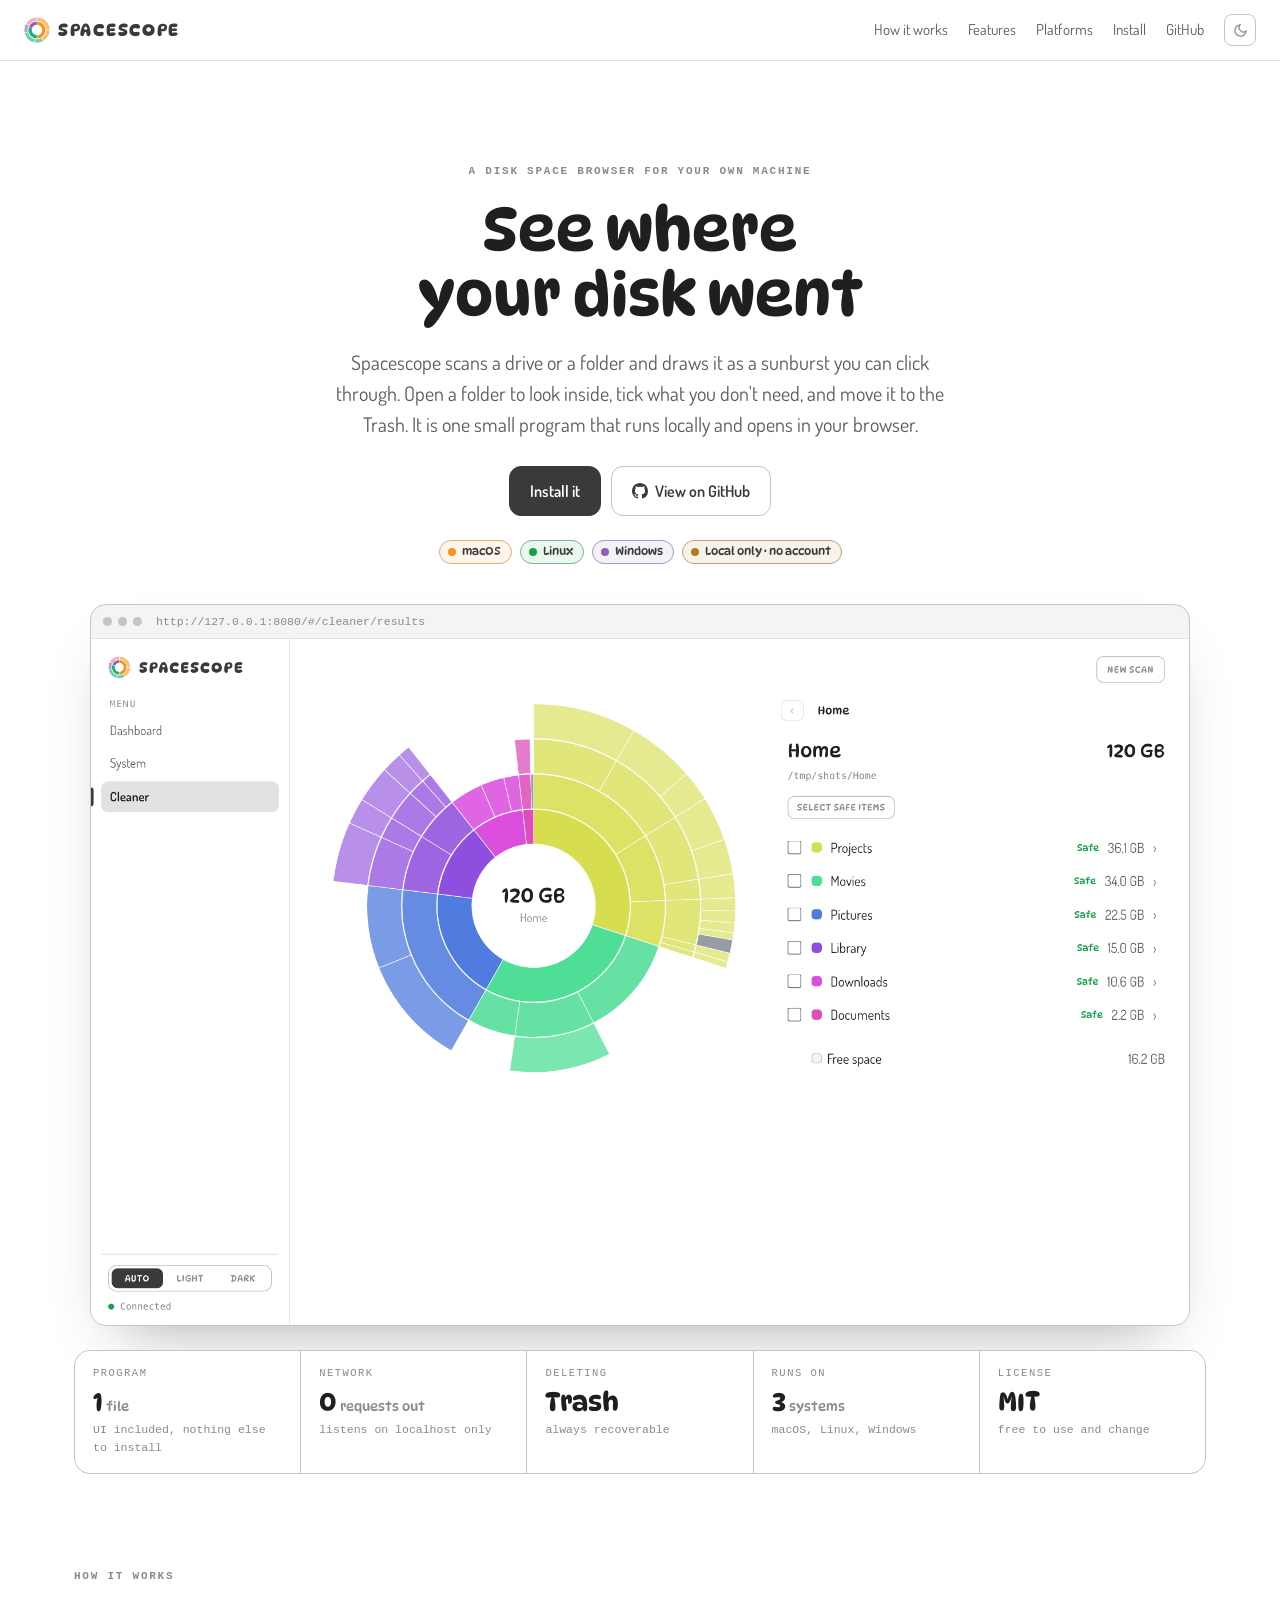
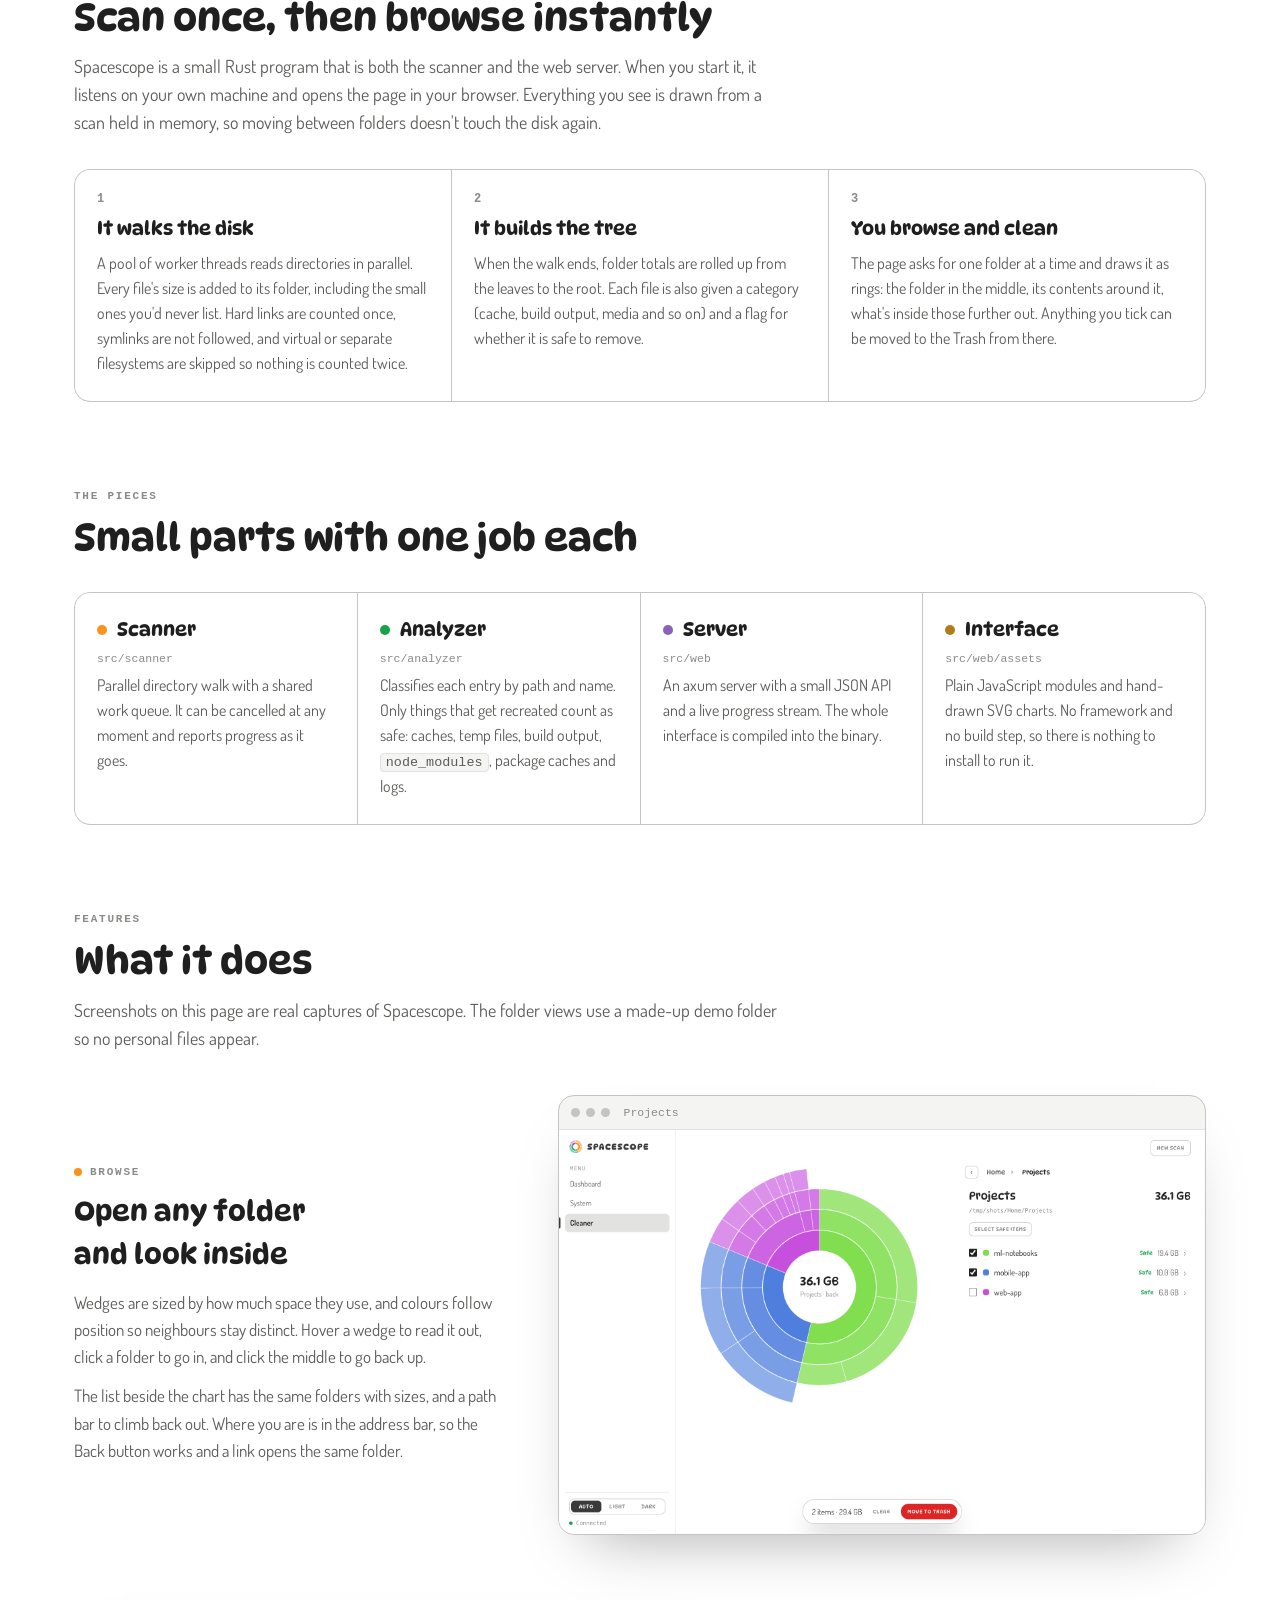
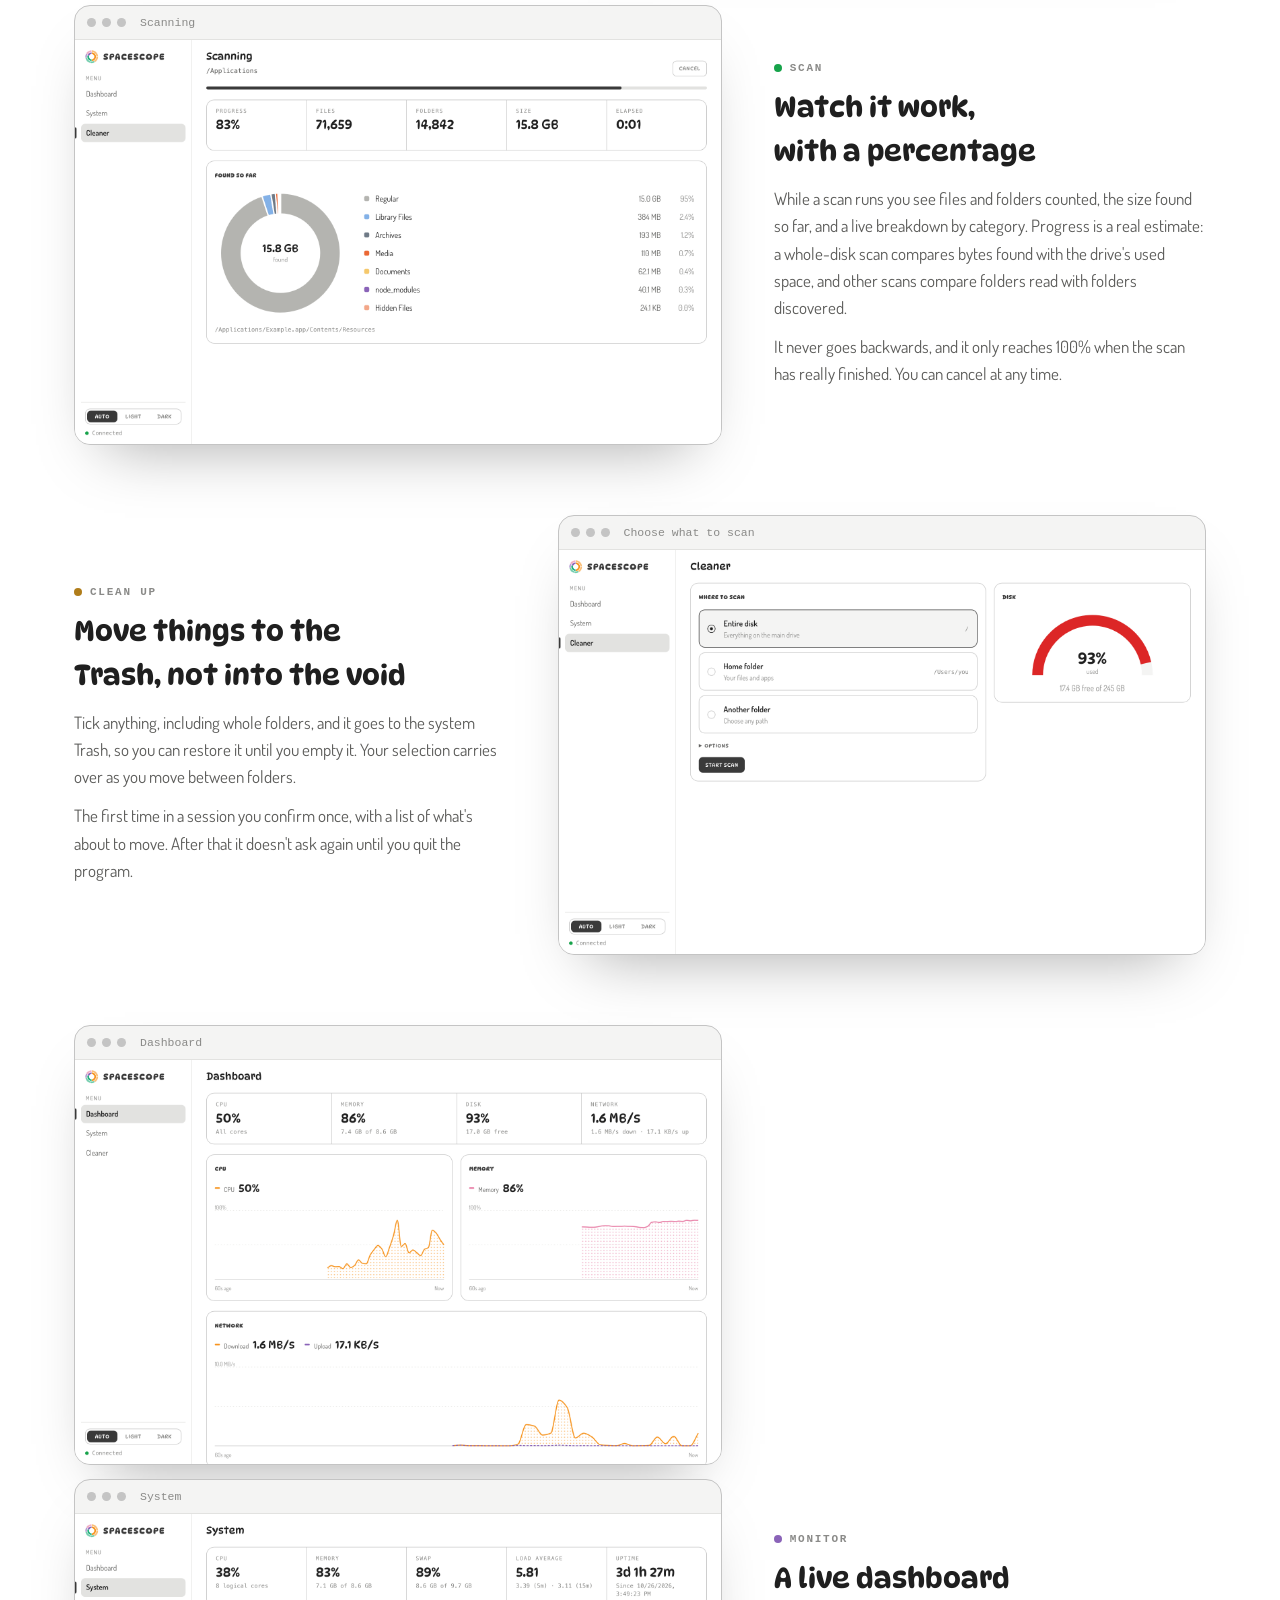
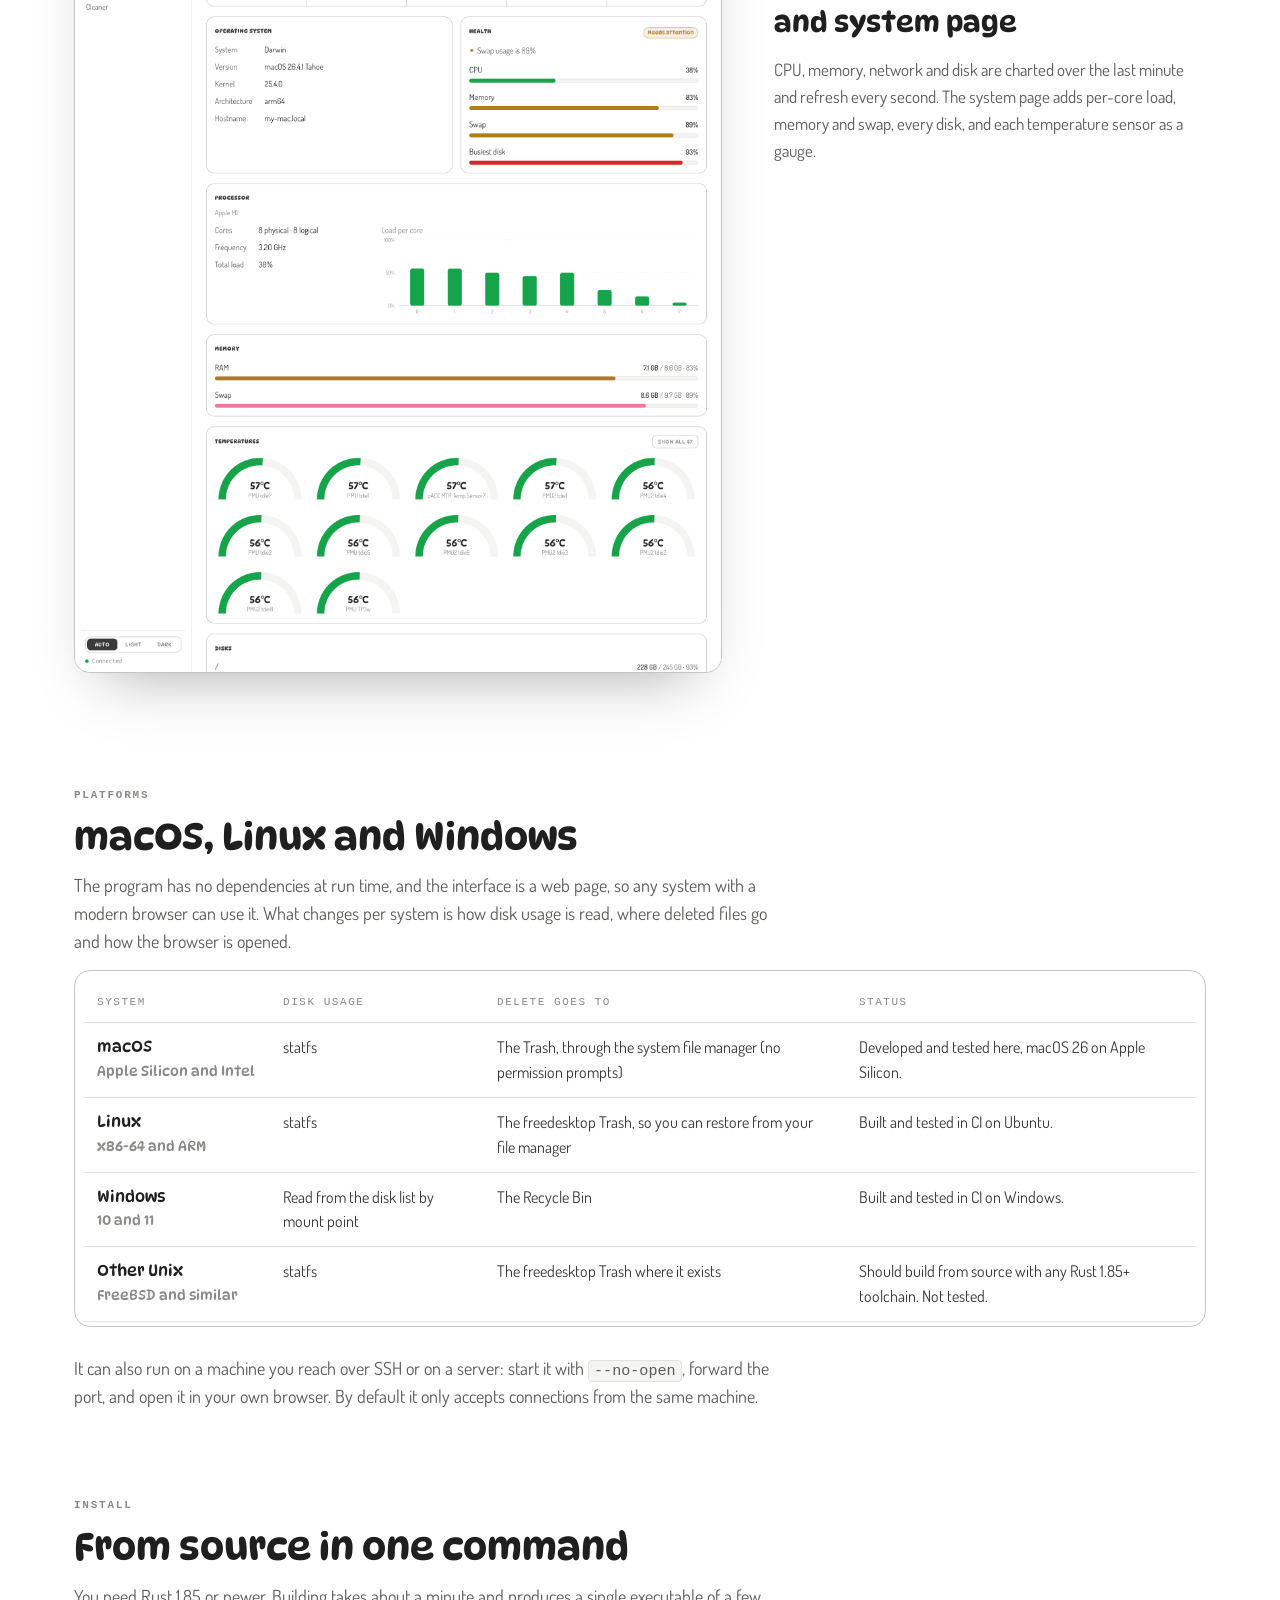
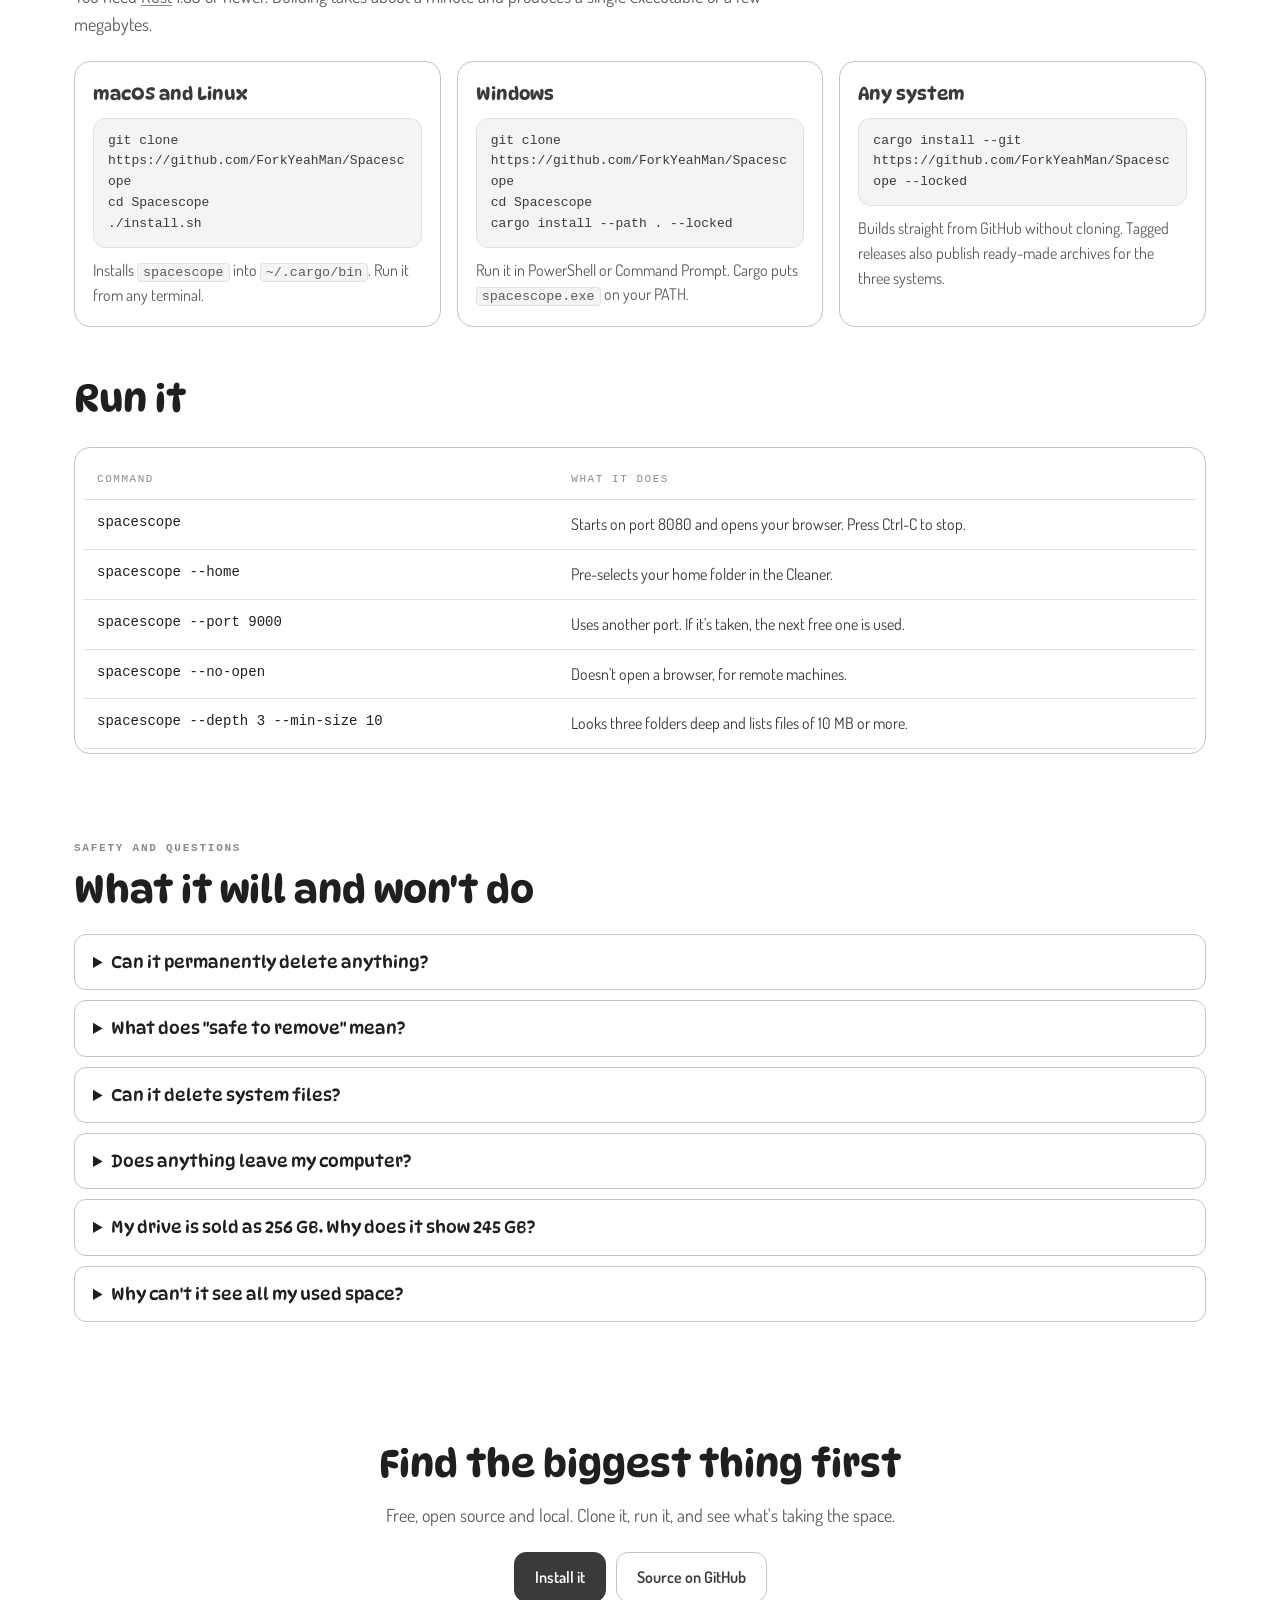
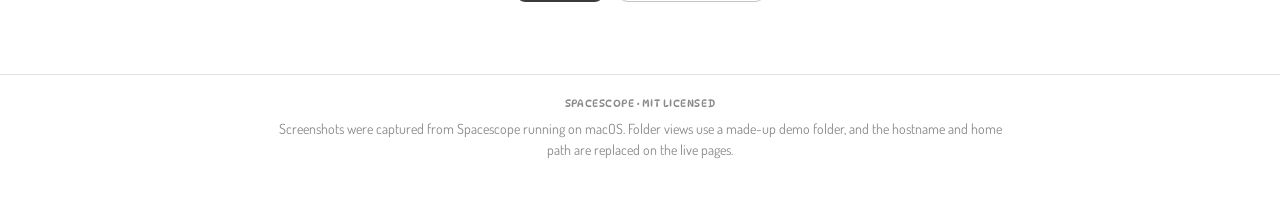
<file: site/index.html>
<!doctype html>
<html lang="en">
<head>
<meta charset="utf-8">
<meta name="viewport" content="width=device-width, initial-scale=1, viewport-fit=cover">
<meta name="color-scheme" content="light dark">
<meta name="description" content="Spacescope scans a drive or folder, shows it as a sunburst you can click through, and moves what you don't need to the Trash. One small local program for macOS, Linux and Windows.">
<title>Spacescope</title>
<link rel="icon" type="image/svg+xml" href="logo.svg">
<script>
  // Apply the saved theme before first paint so there is no flash.
  try {
    var t = localStorage.getItem("spacescope-theme");
    if (t === "dark" || t === "light") document.documentElement.classList.add(t);
  } catch (e) {}
</script>
<link rel="preconnect" href="https://fonts.googleapis.com">
<link rel="preconnect" href="https://fonts.gstatic.com" crossorigin>
<link rel="stylesheet" href="https://fonts.googleapis.com/css2?family=Dosis:wght@400;500;600&family=DynaPuff:wght@400;500;600&display=swap">
<style>

/* =============================================================== tokens
 *
 * The Triage landing-page token set: Dosis for reading, DynaPuff for everything that labels,
 * counts or names. 1px lines, generous radii, a quiet canvas. Light is the default; `html.dark`
 * (or the OS preference, until the reader picks; or the host's data-theme) swaps it.
 *
 * The categorical colours keep their meaning on this page: blue is rvsim speaking, green is
 * "identical", amber is an injected fault, red is a divergence or a crash.
 */
:root {
  color-scheme: light;

  --body: Dosis, system-ui, sans-serif;
  --display: DynaPuff, system-ui, sans-serif;
  --mono: ui-monospace, "SF Mono", Menlo, Consolas, monospace;

  --bg: #ffffff;
  --canvas: #f4f4f3;
  --ink: #3a3a3a;
  --ink-2: #5c5c5a;
  --ink-strong: #1f1f1f;
  --on-ink: #ffffff;
  --line: #c4c4c4;
  --line-soft: #e2e2e0;
  --muted: #8a8a88;
  --grid: #e7e7e4;

  --regression: #dc2626;
  --infra: #f7941e;
  --flaky: #b07d1a;
  --unknown: #8a63b8;
  --green: #16a34a;

  --ease-out: cubic-bezier(0.23, 1, 0.32, 1);
  --t-press: 140ms;
  --t-fast: 180ms;
  --t-base: 240ms;

  --r-sm: 8px;
  --r-md: 12px;
  --r-lg: 16px;
}
:root.dark, :root[data-theme="dark"] {
  color-scheme: dark;
  --bg: #18181b;
  --canvas: #1d1d20;
  --ink: #c4c4c0;
  --ink-2: #a3a3a0;
  --ink-strong: #ececea;
  --on-ink: #18181b;
  --line: #3a3a38;
  --line-soft: #2a2a28;
  --muted: #7d7d7a;
  --grid: #2a2a28;
  --regression: #f05a5a;
  --infra: #f79a2b;
  --flaky: #c9a043;
  --unknown: #9a7bc9;
  --green: #22c55e;
}
@media (prefers-color-scheme: dark) {
  :root:not(.light):not([data-theme="light"]) {
    color-scheme: dark;
    --bg: #18181b;
    --canvas: #1d1d20;
    --ink: #c4c4c0;
    --ink-2: #a3a3a0;
    --ink-strong: #ececea;
    --on-ink: #18181b;
    --line: #3a3a38;
    --line-soft: #2a2a28;
    --muted: #7d7d7a;
    --grid: #2a2a28;
    --regression: #f05a5a;
    --infra: #f79a2b;
    --flaky: #c9a043;
    --unknown: #9a7bc9;
    --green: #22c55e;
  }
}

* { box-sizing: border-box; }
html { scroll-behavior: smooth; scroll-padding-top: 72px; }
body {
  margin: 0;
  background: var(--bg);
  color: var(--ink);
  font: 17px/1.55 var(--body);
  -webkit-font-smoothing: antialiased;
  transition: background-color var(--t-base) ease, color var(--t-base) ease;
}
h1, h2, h3 { margin: 0; font-family: var(--display); font-weight: 500; text-wrap: balance; }
p { margin: 0; }
b, strong { color: var(--ink-strong); font-weight: 600; }
code { font-family: var(--mono); font-size: 0.84em; background: var(--canvas); padding: 1px 5px; border-radius: 4px; border: 1px solid var(--line-soft); }
a { color: inherit; text-decoration: underline; text-underline-offset: 2px; text-decoration-color: var(--muted); }
a.plain { text-decoration: none; }
:focus-visible { outline: 2px solid var(--ink); outline-offset: 2px; }

/* =============================================================== buttons, badges */

.btn, .icon-btn {
  transition: transform var(--t-press) var(--ease-out), background-color var(--t-fast) ease,
    border-color var(--t-fast) ease, color var(--t-fast) ease;
}
.btn:active, .icon-btn:active { transform: scale(0.97); }
.btn {
  display: inline-flex; align-items: center; justify-content: center; gap: 0.45rem;
  padding: 12px 20px; border: 1px solid var(--line); border-radius: var(--r-md);
  background: transparent; color: var(--ink); cursor: pointer; white-space: nowrap; text-decoration: none;
  font-family: var(--body); font-size: 16px; font-weight: 600;
}
.btn-primary { background: var(--ink); border-color: var(--ink); color: var(--on-ink); }
.gh-mark { width: 16px; height: 16px; fill: currentColor; }
.icon-btn {
  display: inline-grid; place-items: center; width: 2rem; height: 2rem; padding: 0;
  border: 1px solid var(--line); border-radius: var(--r-sm); background: transparent;
  color: var(--muted); cursor: pointer;
}
.icon-btn svg { width: 15px; height: 15px; }
.icon-btn .sun { display: none; }
:root.dark .icon-btn .sun, :root[data-theme="dark"] .icon-btn .sun { display: block; }
:root.dark .icon-btn .moon, :root[data-theme="dark"] .icon-btn .moon { display: none; }
@media (prefers-color-scheme: dark) {
  :root:not(.light):not([data-theme="light"]) .icon-btn .sun { display: block; }
  :root:not(.light):not([data-theme="light"]) .icon-btn .moon { display: none; }
}
@media (hover: hover) and (pointer: fine) {
  .btn:hover, .icon-btn:hover { color: var(--ink-strong); border-color: var(--ink); }
  .btn-primary:hover { background: var(--ink-strong); border-color: var(--ink-strong); color: var(--on-ink); }
  .landing-nav a:hover { color: var(--ink-strong); }
}

.badge {
  display: inline-flex; align-items: center; gap: 6px; padding: 2px 10px 2px 8px; border-radius: 999px;
  border: 1px solid color-mix(in srgb, var(--c) 45%, var(--line)); background: color-mix(in srgb, var(--c) 9%, transparent);
  font-family: var(--display); font-size: 11.5px; color: var(--ink); white-space: nowrap;
}
.dot { display: inline-block; width: 8px; height: 8px; border-radius: 50%; flex: none; background: var(--c, var(--muted)); }
.c-blue { --c: var(--infra); }
.c-green { --c: var(--green); }
.c-amber { --c: var(--flaky); }
.c-red { --c: var(--regression); }
.c-purple { --c: var(--unknown); }

.eyebrow { font: 600 11px var(--mono); letter-spacing: 0.16em; text-transform: uppercase; color: var(--muted); }
.label { font-family: var(--display); font-size: 10.5px; letter-spacing: 0.05em; text-transform: uppercase; color: var(--muted); }

/* =============================================================== frame */

.landing { min-height: 100%; display: flex; flex-direction: column; background: var(--bg); }
.landing main { flex: 1; width: 100%; max-width: 1180px; margin: 0 auto; padding: 0 24px; }
.landing-head {
  position: sticky; top: env(safe-area-inset-top, 0px); z-index: 20;
  display: flex; align-items: center; justify-content: space-between; gap: 16px;
  padding: 14px 24px; background: color-mix(in srgb, var(--bg) 85%, transparent); backdrop-filter: blur(10px);
  border-bottom: 1px solid var(--line-soft);
}
.wordmark {
  display: inline-flex; align-items: center; gap: 8px; text-decoration: none;
  font-family: var(--display); font-size: 17px; font-weight: 600; letter-spacing: 0.1em; text-transform: uppercase; color: var(--ink);
}
.wordmark-dots { display: inline-flex; gap: 3px; }
.wordmark-dots i { width: 7px; height: 7px; border-radius: 50%; }
.landing-nav { display: flex; align-items: center; gap: 20px; font-size: 15px; color: var(--ink-2); }
.landing-nav a { text-decoration: none; }

/* =============================================================== hero */

.hero { display: grid; justify-items: center; text-align: center; gap: 20px; padding: clamp(48px, 9vw, 104px) 0 40px; }
.hero h1 { font-size: clamp(34px, 6vw, 60px); line-height: 1.08; color: var(--ink-strong); max-width: 15ch; }
.lede { font-size: clamp(17px, 2vw, 20px); line-height: 1.55; color: var(--ink-2); max-width: 40rem; }
.hero-cta { display: flex; flex-wrap: wrap; justify-content: center; gap: 10px; margin-top: 6px; }
.hero-labels { display: flex; flex-wrap: wrap; justify-content: center; gap: 8px; margin-top: 4px; }

/* =============================================================== shots: real terminal output in a window */

.shot {
  margin: 0; overflow: hidden; border: 1px solid var(--line); border-radius: var(--r-lg); background: var(--canvas);
  box-shadow: 0 30px 60px -30px rgb(0 0 0 / 0.35); min-width: 0;
}
.shot-bar {
  display: flex; align-items: center; gap: 6px; padding: 10px 12px; border-bottom: 1px solid var(--line-soft);
  font: 11.5px var(--mono); color: var(--muted); overflow-x: auto; white-space: nowrap;
}
.shot-bar i { width: 9px; height: 9px; border-radius: 50%; background: var(--line); flex: none; }
.shot-bar span { margin-left: 8px; }
.shot pre {
  margin: 0; padding: 14px 16px 16px; overflow-x: auto;
  font: 12.5px/1.6 var(--mono); color: var(--ink); tab-size: 8;
}
.shot pre.tall { max-height: 560px; overflow-y: auto; }
.t-p { color: var(--ink-strong); font-weight: 600; }
.t-d { color: var(--muted); }
.t-e { color: var(--infra); }
.t-ok { color: var(--green); }
.t-r { color: var(--regression); }
.t-hl { background: color-mix(in srgb, var(--flaky) 18%, transparent); color: var(--ink-strong); border-radius: 3px; padding: 0 2px; }
.t-bad { background: color-mix(in srgb, var(--regression) 18%, transparent); color: var(--regression); border-radius: 3px; padding: 0 1px; }
.hero-shot { padding-bottom: 8px; animation: card-in 600ms var(--ease-out) both; animation-delay: 120ms; }
@keyframes card-in { from { opacity: 0.001; transform: translateY(6px); } }

/* =============================================================== metrics */

.metric-grid {
  display: grid; gap: 1px; grid-template-columns: repeat(auto-fit, minmax(min(100%, 200px), 1fr));
  border: 1px solid var(--line); border-radius: var(--r-lg); overflow: hidden; background: var(--line);
  margin-top: 24px;
}
.metric { display: flex; flex-direction: column; gap: 4px; min-width: 0; padding: 14px 18px 16px; background: var(--bg); }
.metric-label { display: flex; align-items: center; gap: 6px; font-family: var(--mono); font-size: 10.5px; letter-spacing: 0.14em; text-transform: uppercase; color: var(--muted); }
.metric-value { font-family: var(--display); font-size: 26px; font-weight: 500; line-height: 1.2; color: var(--ink-strong); font-variant-numeric: tabular-nums; }
.metric-unit { font-size: 0.5em; font-weight: 400; color: var(--muted); margin-left: 0.25em; }
.metric-note { font-family: var(--mono); font-size: 11.5px; color: var(--muted); }

/* =============================================================== panels */

.panel { border: 1px solid var(--line); border-radius: var(--r-lg); padding: 16px 18px; background: var(--bg); min-width: 0; }
.panel-head { display: flex; align-items: baseline; justify-content: space-between; gap: 10px; flex-wrap: wrap; margin-bottom: 6px; }
.panel-head h3 { font-size: 12px; font-weight: 600; letter-spacing: 0.05em; text-transform: uppercase; color: var(--ink-strong); }
.panel-note { font-size: 14px; color: var(--muted); }
.legend { display: flex; flex-wrap: wrap; gap: 6px 18px; margin: 8px 0 4px; font-size: 15px; color: var(--ink-2); }
.legend span { display: inline-flex; align-items: center; gap: 7px; }
.legend b { font-family: var(--display); font-weight: 500; }

.ruler-scroll { overflow-x: auto; margin-inline: -4px; }
.ruler { width: 100%; min-width: 760px; height: auto; display: block; }
.ruler text { font-family: var(--mono); font-size: 11px; fill: var(--muted); }
.ruler .lab { fill: var(--ink-strong); font-family: var(--display); font-size: 12px; }
.ruler .axis { stroke: var(--ink); stroke-width: 1.5; fill: none; }
.ruler .ck { stroke: var(--line); stroke-width: 1; }
.ruler .snap { stroke: var(--muted); stroke-width: 1.5; }
.ruler .lead { stroke: var(--muted); stroke-width: 1; stroke-dasharray: 2 3; fill: none; }
.ruler .idle { fill: var(--canvas); stroke: var(--line-soft); }
.ruler .ev-ink { fill: var(--ink-strong); }
.ruler .ev-amber { fill: var(--flaky); }
.ruler .ev-blue { fill: var(--infra); }
.ruler .ev-red { fill: var(--regression); }

/* =============================================================== sections */

.landing-section { display: grid; gap: 14px; padding: clamp(48px, 8vw, 88px) 0 0; }
.landing-section > h2, .landing-cta h2 { font-size: clamp(26px, 3.6vw, 38px); color: var(--ink-strong); line-height: 1.15; }
.section-lede { font-size: 18px; color: var(--ink-2); max-width: 44rem; }

.steps-grid, .label-grid {
  list-style: none; margin: 18px 0 0; padding: 0; display: grid; gap: 1px; background: var(--line);
  border: 1px solid var(--line); border-radius: var(--r-lg); overflow: hidden;
}
.steps-grid { grid-template-columns: repeat(auto-fit, minmax(min(100%, 260px), 1fr)); }
.label-grid { grid-template-columns: repeat(auto-fit, minmax(min(100%, 240px), 1fr)); }
.steps-grid li, .label-grid > div { display: grid; gap: 8px; align-content: start; padding: 22px 22px 26px; background: var(--bg); min-width: 0; }
.step-n { font: 600 12px var(--mono); color: var(--muted); }
.steps-grid h3, .label-grid h3, .feature h3 { font-size: 19px; color: var(--ink-strong); }
.steps-grid p, .label-grid p { font-size: 16px; color: var(--ink-2); }
.label-grid h3 { display: flex; align-items: center; gap: 10px; }
.label-grid .dot { width: 10px; height: 10px; }
.label-grid .exit { font: 11.5px var(--mono); color: var(--muted); }

.feature { display: grid; gap: clamp(20px, 4vw, 56px); align-items: center; grid-template-columns: minmax(0, 2fr) minmax(0, 3fr); padding: 28px 0; }
.feature.flip { grid-template-columns: minmax(0, 3fr) minmax(0, 2fr); }
.feature.flip .feature-text { order: 2; }
.feature-text { display: grid; gap: 12px; align-content: center; }
.feature-text h3 { font-size: clamp(22px, 2.6vw, 28px); }
.feature-text p { font-size: 17px; line-height: 1.6; color: var(--ink-2); }
.feature-text .eyebrow { display: flex; gap: 8px; align-items: center; }
.shots { display: grid; gap: 14px; min-width: 0; }

.anatomy { display: grid; grid-template-columns: max-content minmax(0, 1fr); gap: 6px 14px; margin: 4px 0 0; font-size: 15px; color: var(--ink-2); }
.anatomy dt { font: 12px/1.9 var(--mono); color: var(--ink-strong); }
.anatomy dd { margin: 0; }

@media (max-width: 860px) {
  .feature, .feature.flip { grid-template-columns: minmax(0, 1fr); }
  .feature.flip .feature-text { order: 0; }
  .landing-nav a { display: none; }
}

/* =============================================================== try it, cta, footer */

.try-grid li pre {
  margin: 4px 0 0; padding: 10px 12px; overflow-x: auto; border-radius: var(--r-sm);
  background: var(--canvas); border: 1px solid var(--line-soft); font: 12px/1.55 var(--mono); color: var(--ink);
}
.landing-cta { display: grid; justify-items: center; text-align: center; gap: 16px; padding: clamp(64px, 10vw, 120px) 0 clamp(40px, 6vw, 72px); }
.landing-cta p { font-size: 18px; color: var(--ink-2); max-width: 36rem; }
.site-foot { display: grid; justify-items: center; gap: 6px; padding: 20px 24px 32px; text-align: center; border-top: 1px solid var(--line-soft); }
.site-foot p { font-size: 14px; color: var(--muted); max-width: 46rem; }

@media (prefers-reduced-motion: reduce) {
  * { transition: none !important; animation: none !important; }
  html { scroll-behavior: auto; }
}


/* =============================================================== spacescope additions */
.wordmark img { width: 26px; height: 26px; }
.shot img { display: block; width: 100%; height: auto; }
.shot img.for-dark { display: none; }
:root.dark .shot img.for-light { display: none; }
:root.dark .shot img.for-dark { display: block; }
@media (prefers-color-scheme: dark) {
  :root:not(.light) .shot img.for-light { display: none; }
  :root:not(.light) .shot img.for-dark { display: block; }
}
.shot.wide { max-width: 1100px; margin-inline: auto; }
.platforms { width: 100%; border-collapse: collapse; margin-top: 8px; font-size: 16px; }
.platforms th, .platforms td { padding: 12px 14px; text-align: left; vertical-align: top; border-bottom: 1px solid var(--line-soft); }
.platforms th { font: 400 11px/1.4 var(--mono); letter-spacing: 0.14em; text-transform: uppercase; color: var(--muted); }
.platforms td:first-child { font-family: var(--display); color: var(--ink-strong); white-space: nowrap; }
.platforms td span { color: var(--muted); display: block; font-size: 14px; }
.table-wrap { overflow-x: auto; border: 1px solid var(--line); border-radius: var(--r-lg); padding: 4px 8px; }
.os-grid { display: grid; gap: 16px; grid-template-columns: repeat(auto-fit, minmax(280px, 1fr)); margin-top: 8px; }
.os-card { border: 1px solid var(--line); border-radius: var(--r-lg); padding: 18px; display: grid; gap: 10px; align-content: start; min-width: 0; }
.os-card h3 { font-size: 18px; }
.os-card pre { margin: 0; padding: 12px 14px; background: var(--canvas); border: 1px solid var(--line-soft); border-radius: var(--r-md); font: 13px/1.6 var(--mono); white-space: pre-wrap; overflow-wrap: anywhere; color: var(--ink); }
.os-card p { color: var(--ink-2); font-size: 16px; }
.faq { display: grid; gap: 10px; margin-top: 8px; }
.faq details { border: 1px solid var(--line); border-radius: var(--r-md); padding: 14px 18px; }
.faq summary { cursor: pointer; font-family: var(--display); color: var(--ink-strong); }
.faq details p { margin-top: 10px; color: var(--ink-2); }
.flags td:first-child { font-family: var(--mono); font-size: 14px; }
@media (max-width: 760px) { .feature, .feature.flip { grid-template-columns: minmax(0, 1fr); } .feature.flip .feature-text { order: 0; } }

</style>
</head>
<body>
<div class="landing">
  <header class="landing-head">
    <a class="wordmark" href="#top" aria-label="Spacescope home"><img src="logo.svg" alt="">Spacescope</a>
    <nav class="landing-nav">
      <a href="#how">How it works</a>
      <a href="#features">Features</a>
      <a href="#platforms">Platforms</a>
      <a href="#install">Install</a>
      <a href="https://github.com/ForkYeahMan/Spacescope">GitHub</a>
      <button class="icon-btn" id="theme" type="button" aria-label="Toggle dark mode">
        <svg class="moon" viewBox="0 0 24 24" fill="none" stroke="currentColor" stroke-width="2" aria-hidden="true"><path d="M21 12.8A9 9 0 1 1 11.2 3a7 7 0 0 0 9.8 9.8z"/></svg>
        <svg class="sun" viewBox="0 0 24 24" fill="none" stroke="currentColor" stroke-width="2" aria-hidden="true"><circle cx="12" cy="12" r="4"/><path d="M12 2v2M12 20v2M4.9 4.9l1.4 1.4M17.7 17.7l1.4 1.4M2 12h2M20 12h2M4.9 19.1l1.4-1.4M17.7 6.3l1.4-1.4"/></svg>
      </button>
    </nav>
  </header>

  <main id="top">
    <section class="hero">
      <span class="eyebrow">A disk space browser for your own machine</span>
      <h1>See where your disk went</h1>
      <p class="lede">Spacescope scans a drive or a folder and draws it as a sunburst you can click through. Open a folder to look inside, tick what you don't need, and move it to the Trash. It is one small program that runs locally and opens in your browser.</p>
      <div class="hero-cta">
        <a class="btn btn-primary" href="#install">Install it</a>
        <a class="btn" href="https://github.com/ForkYeahMan/Spacescope">
          <svg class="gh-mark" viewBox="0 0 16 16" aria-hidden="true"><path d="M8 0C3.58 0 0 3.58 0 8c0 3.54 2.29 6.53 5.47 7.59.4.07.55-.17.55-.38 0-.19-.01-.82-.01-1.49-2.01.37-2.53-.49-2.69-.94-.09-.23-.48-.94-.82-1.13-.28-.15-.68-.52-.01-.53.63-.01 1.08.58 1.23.82.72 1.21 1.87.87 2.33.66.07-.52.28-.87.51-1.07-1.78-.2-3.64-.89-3.64-3.95 0-.87.31-1.59.82-2.15-.08-.2-.36-1.02.08-2.12 0 0 .67-.21 2.2.82.64-.18 1.32-.27 2-.27.68 0 1.36.09 2 .27 1.53-1.04 2.2-.82 2.2-.82.44 1.1.16 1.92.08 2.12.51.56.82 1.27.82 2.15 0 3.07-1.87 3.75-3.65 3.95.29.25.54.73.54 1.48 0 1.07-.01 1.93-.01 2.2 0 .21.15.46.55.38A8.013 8.013 0 0016 8c0-4.42-3.58-8-8-8z"/></svg>
          View on GitHub
        </a>
      </div>
      <div class="hero-labels" aria-label="Where it runs">
        <span class="badge c-blue"><span class="dot"></span>macOS</span>
        <span class="badge c-green"><span class="dot"></span>Linux</span>
        <span class="badge c-purple"><span class="dot"></span>Windows</span>
        <span class="badge c-amber"><span class="dot"></span>Local only · no account</span>
      </div>
    </section>

    <section class="hero-shot">
      <figure class="shot wide">
        <div class="shot-bar"><i></i><i></i><i></i><span>http://127.0.0.1:8080/#/cleaner/results</span></div>
        <img class="for-light" src="assets/review-light.png" width="1920" height="1200" alt="Spacescope showing a home folder as a sunburst chart with a list of folders and their sizes beside it">
        <img class="for-dark" src="assets/review-dark.png" width="1920" height="1200" alt="The same view in dark mode" loading="lazy">
      </figure>
      <div class="metric-grid" aria-label="At a glance">
        <div class="metric"><span class="metric-label">Program</span><span class="metric-value">1<span class="metric-unit">file</span></span><span class="metric-note">UI included, nothing else to install</span></div>
        <div class="metric"><span class="metric-label">Network</span><span class="metric-value">0<span class="metric-unit">requests out</span></span><span class="metric-note">listens on localhost only</span></div>
        <div class="metric"><span class="metric-label">Deleting</span><span class="metric-value">Trash</span><span class="metric-note">always recoverable</span></div>
        <div class="metric"><span class="metric-label">Runs on</span><span class="metric-value">3<span class="metric-unit">systems</span></span><span class="metric-note">macOS, Linux, Windows</span></div>
        <div class="metric"><span class="metric-label">License</span><span class="metric-value">MIT</span><span class="metric-note">free to use and change</span></div>
      </div>
    </section>

    <!-- ============================================================ how -->
    <section class="landing-section" id="how">
      <span class="eyebrow">How it works</span>
      <h2>Scan once, then browse instantly</h2>
      <p class="section-lede">Spacescope is a small Rust program that is both the scanner and the web server. When you start it, it listens on your own machine and opens the page in your browser. Everything you see is drawn from a scan held in memory, so moving between folders doesn't touch the disk again.</p>
      <ol class="steps-grid">
        <li>
          <span class="step-n">1</span>
          <h3>It walks the disk</h3>
          <p>A pool of worker threads reads directories in parallel. Every file's size is added to its folder, including the small ones you'd never list. Hard links are counted once, symlinks are not followed, and virtual or separate filesystems are skipped so nothing is counted twice.</p>
        </li>
        <li>
          <span class="step-n">2</span>
          <h3>It builds the tree</h3>
          <p>When the walk ends, folder totals are rolled up from the leaves to the root. Each file is also given a category (cache, build output, media and so on) and a flag for whether it is safe to remove.</p>
        </li>
        <li>
          <span class="step-n">3</span>
          <h3>You browse and clean</h3>
          <p>The page asks for one folder at a time and draws it as rings: the folder in the middle, its contents around it, what's inside those further out. Anything you tick can be moved to the Trash from there.</p>
        </li>
      </ol>
    </section>

    <section class="landing-section">
      <span class="eyebrow">The pieces</span>
      <h2>Small parts with one job each</h2>
      <div class="label-grid">
        <div>
          <h3><span class="dot c-blue"></span>Scanner</h3>
          <span class="exit">src/scanner</span>
          <p>Parallel directory walk with a shared work queue. It can be cancelled at any moment and reports progress as it goes.</p>
        </div>
        <div>
          <h3><span class="dot c-green"></span>Analyzer</h3>
          <span class="exit">src/analyzer</span>
          <p>Classifies each entry by path and name. Only things that get recreated count as safe: caches, temp files, build output, <code>node_modules</code>, package caches and logs.</p>
        </div>
        <div>
          <h3><span class="dot c-purple"></span>Server</h3>
          <span class="exit">src/web</span>
          <p>An axum server with a small JSON API and a live progress stream. The whole interface is compiled into the binary.</p>
        </div>
        <div>
          <h3><span class="dot c-amber"></span>Interface</h3>
          <span class="exit">src/web/assets</span>
          <p>Plain JavaScript modules and hand-drawn SVG charts. No framework and no build step, so there is nothing to install to run it.</p>
        </div>
      </div>
    </section>

    <!-- ============================================================ features -->
    <section class="landing-section" id="features">
      <span class="eyebrow">Features</span>
      <h2>What it does</h2>
      <p class="section-lede">Screenshots on this page are real captures of Spacescope. The folder views use a made-up demo folder so no personal files appear.</p>

      <div class="feature">
        <div class="feature-text">
          <span class="eyebrow"><span class="dot c-blue"></span>Browse</span>
          <h3>Open any folder and look inside</h3>
          <p>Wedges are sized by how much space they use, and colours follow position so neighbours stay distinct. Hover a wedge to read it out, click a folder to go in, and click the middle to go back up.</p>
          <p>The list beside the chart has the same folders with sizes, and a path bar to climb back out. Where you are is in the address bar, so the Back button works and a link opens the same folder.</p>
        </div>
        <figure class="shot">
          <div class="shot-bar"><i></i><i></i><i></i><span>Projects</span></div>
          <img class="for-light" src="assets/review-folder-light.png" width="1920" height="1200" alt="The Projects folder open, with two items ticked and a bar offering to move them to the Trash" loading="lazy">
          <img class="for-dark" src="assets/review-folder-dark.png" width="1920" height="1200" alt="The same folder in dark mode" loading="lazy">
        </figure>
      </div>

      <div class="feature flip">
        <div class="feature-text">
          <span class="eyebrow"><span class="dot c-green"></span>Scan</span>
          <h3>Watch it work, with a percentage</h3>
          <p>While a scan runs you see files and folders counted, the size found so far, and a live breakdown by category. Progress is a real estimate: a whole-disk scan compares bytes found with the drive's used space, and other scans compare folders read with folders discovered.</p>
          <p>It never goes backwards, and it only reaches 100% when the scan has really finished. You can cancel at any time.</p>
        </div>
        <figure class="shot">
          <div class="shot-bar"><i></i><i></i><i></i><span>Scanning</span></div>
          <img class="for-light" src="assets/scanning-light.png" width="1920" height="1200" alt="A scan at 62 percent with live counts and a breakdown by category" loading="lazy">
          <img class="for-dark" src="assets/scanning-dark.png" width="1920" height="1200" alt="The scan view in dark mode" loading="lazy">
        </figure>
      </div>

      <div class="feature">
        <div class="feature-text">
          <span class="eyebrow"><span class="dot c-amber"></span>Clean up</span>
          <h3>Move things to the Trash, not into the void</h3>
          <p>Tick anything, including whole folders, and it goes to the system Trash, so you can restore it until you empty it. Your selection carries over as you move between folders.</p>
          <p>The first time in a session you confirm once, with a list of what's about to move. After that it doesn't ask again until you quit the program.</p>
        </div>
        <figure class="shot">
          <div class="shot-bar"><i></i><i></i><i></i><span>Choose what to scan</span></div>
          <img class="for-light" src="assets/cleaner-home-light.png" width="1920" height="1200" alt="The scan chooser: entire disk, home folder or another folder, with a gauge of disk usage" loading="lazy">
          <img class="for-dark" src="assets/cleaner-home-dark.png" width="1920" height="1200" alt="The scan chooser in dark mode" loading="lazy">
        </figure>
      </div>

      <div class="feature flip">
        <div class="feature-text">
          <span class="eyebrow"><span class="dot c-purple"></span>Monitor</span>
          <h3>A live dashboard and system page</h3>
          <p>CPU, memory, network and disk are charted over the last minute and refresh every second. The system page adds per-core load, memory and swap, every disk, and each temperature sensor as a gauge.</p>
        </div>
        <div class="shots">
          <figure class="shot">
            <div class="shot-bar"><i></i><i></i><i></i><span>Dashboard</span></div>
            <img class="for-light" src="assets/dashboard-light.png" width="1920" height="1200" alt="Live CPU, memory, network and disk charts" loading="lazy">
            <img class="for-dark" src="assets/dashboard-dark.png" width="1920" height="1200" alt="The dashboard in dark mode" loading="lazy">
          </figure>
          <figure class="shot">
            <div class="shot-bar"><i></i><i></i><i></i><span>System</span></div>
            <img class="for-light" src="assets/system-light.png" width="1920" height="2250" alt="System details with temperature gauges" loading="lazy">
            <img class="for-dark" src="assets/system-dark.png" width="1920" height="2250" alt="The system page in dark mode" loading="lazy">
          </figure>
        </div>
      </div>
    </section>

    <!-- ============================================================ platforms -->
    <section class="landing-section" id="platforms">
      <span class="eyebrow">Platforms</span>
      <h2>macOS, Linux and Windows</h2>
      <p class="section-lede">The program has no dependencies at run time, and the interface is a web page, so any system with a modern browser can use it. What changes per system is how disk usage is read, where deleted files go and how the browser is opened.</p>
      <div class="table-wrap">
        <table class="platforms">
          <thead><tr><th>System</th><th>Disk usage</th><th>Delete goes to</th><th>Status</th></tr></thead>
          <tbody>
            <tr><td>macOS<span>Apple Silicon and Intel</span></td><td>statfs</td><td>The Trash, through the system file manager (no permission prompts)</td><td>Developed and tested here, macOS 26 on Apple Silicon.</td></tr>
            <tr><td>Linux<span>x86-64 and ARM</span></td><td>statfs</td><td>The freedesktop Trash, so you can restore from your file manager</td><td>Built and tested in CI on Ubuntu.</td></tr>
            <tr><td>Windows<span>10 and 11</span></td><td>Read from the disk list by mount point</td><td>The Recycle Bin</td><td>Built and tested in CI on Windows.</td></tr>
            <tr><td>Other Unix<span>FreeBSD and similar</span></td><td>statfs</td><td>The freedesktop Trash where it exists</td><td>Should build from source with any Rust 1.85+ toolchain. Not tested.</td></tr>
          </tbody>
        </table>
      </div>
      <p class="section-lede" style="margin-top:14px">It can also run on a machine you reach over SSH or on a server: start it with <code>--no-open</code>, forward the port, and open it in your own browser. By default it only accepts connections from the same machine.</p>
    </section>

    <!-- ============================================================ install -->
    <section class="landing-section" id="install">
      <span class="eyebrow">Install</span>
      <h2>From source in one command</h2>
      <p class="section-lede">You need <a href="https://rustup.rs">Rust</a> 1.85 or newer. Building takes about a minute and produces a single executable of a few megabytes.</p>
      <div class="os-grid">
        <div class="os-card">
          <h3>macOS and Linux</h3>
          <pre>git clone https://github.com/ForkYeahMan/Spacescope
cd Spacescope
./install.sh</pre>
          <p>Installs <code>spacescope</code> into <code>~/.cargo/bin</code>. Run it from any terminal.</p>
        </div>
        <div class="os-card">
          <h3>Windows</h3>
          <pre>git clone https://github.com/ForkYeahMan/Spacescope
cd Spacescope
cargo install --path . --locked</pre>
          <p>Run it in PowerShell or Command Prompt. Cargo puts <code>spacescope.exe</code> on your PATH.</p>
        </div>
        <div class="os-card">
          <h3>Any system</h3>
          <pre>cargo install --git https://github.com/ForkYeahMan/Spacescope --locked</pre>
          <p>Builds straight from GitHub without cloning. Tagged releases also publish ready-made archives for the three systems.</p>
        </div>
      </div>

      <h2 style="margin-top:36px">Run it</h2>
      <div class="table-wrap" style="margin-top:12px">
        <table class="platforms flags">
          <thead><tr><th>Command</th><th>What it does</th></tr></thead>
          <tbody>
            <tr><td>spacescope</td><td>Starts on port 8080 and opens your browser. Press Ctrl-C to stop.</td></tr>
            <tr><td>spacescope --home</td><td>Pre-selects your home folder in the Cleaner.</td></tr>
            <tr><td>spacescope --port 9000</td><td>Uses another port. If it's taken, the next free one is used.</td></tr>
            <tr><td>spacescope --no-open</td><td>Doesn't open a browser, for remote machines.</td></tr>
            <tr><td>spacescope --depth 3 --min-size 10</td><td>Looks three folders deep and lists files of 10 MB or more.</td></tr>
          </tbody>
        </table>
      </div>
    </section>

    <!-- ============================================================ safety / faq -->
    <section class="landing-section">
      <span class="eyebrow">Safety and questions</span>
      <h2>What it will and won't do</h2>
      <div class="faq">
        <details><summary>Can it permanently delete anything?</summary><p>No. Everything goes to the system Trash. Spacescope has no way to empty it or to delete a file outright.</p></details>
        <details><summary>What does "safe to remove" mean?</summary><p>Only things that a system or tool will recreate: caches, temporary files, build output, <code>node_modules</code>, package caches and logs. Downloads, archives, old files and duplicates are your data and are never pre-selected.</p></details>
        <details><summary>Can it delete system files?</summary><p>They appear in the chart because they take up space, but they can't be ticked, and the server refuses them even if asked directly. Only paths from the current scan can be deleted, and only inside the folder you scanned.</p></details>
        <details><summary>Does anything leave my computer?</summary><p>No. There is no telemetry and no account. The server only answers requests addressed to localhost, which also blocks a web page from reaching it by DNS rebinding.</p></details>
        <details><summary>My drive is sold as 256 GB. Why does it show 245 GB?</summary><p>macOS reports about 245 GB for that drive because the system reserves part of it. Spacescope uses decimal units (1 GB is a billion bytes), the same as Finder and System Settings, so the numbers match what your system says.</p></details>
        <details><summary>Why can't it see all my used space?</summary><p>Some used space can't be read by a normal program: other volumes, snapshots and purgeable data. On a whole-disk scan, Spacescope shows the difference as "Unscanned space" so the totals add up.</p></details>
      </div>
    </section>

    <section class="landing-cta">
      <h2>Find the biggest thing first</h2>
      <p>Free, open source and local. Clone it, run it, and see what's taking the space.</p>
      <div class="hero-cta">
        <a class="btn btn-primary" href="#install">Install it</a>
        <a class="btn" href="https://github.com/ForkYeahMan/Spacescope">Source on GitHub</a>
      </div>
    </section>
  </main>

  <footer class="site-foot">
    <span class="label">Spacescope · MIT licensed</span>
    <p>Screenshots were captured from Spacescope running on macOS. Folder views use a made-up demo folder, and the hostname and home path are replaced on the live pages.</p>
  </footer>
</div>

<script>
  (function () {
    var root = document.documentElement;
    var btn = document.getElementById("theme");
    if (btn) btn.addEventListener("click", function () {
      var dark = root.classList.contains("dark") ||
        (!root.classList.contains("light") && matchMedia("(prefers-color-scheme: dark)").matches);
      root.classList.remove("dark", "light");
      root.classList.add(dark ? "light" : "dark");
      try { localStorage.setItem("spacescope-theme", dark ? "light" : "dark"); } catch (e) {}
    });
  })();
</script>
</body>
</html>
</file>
